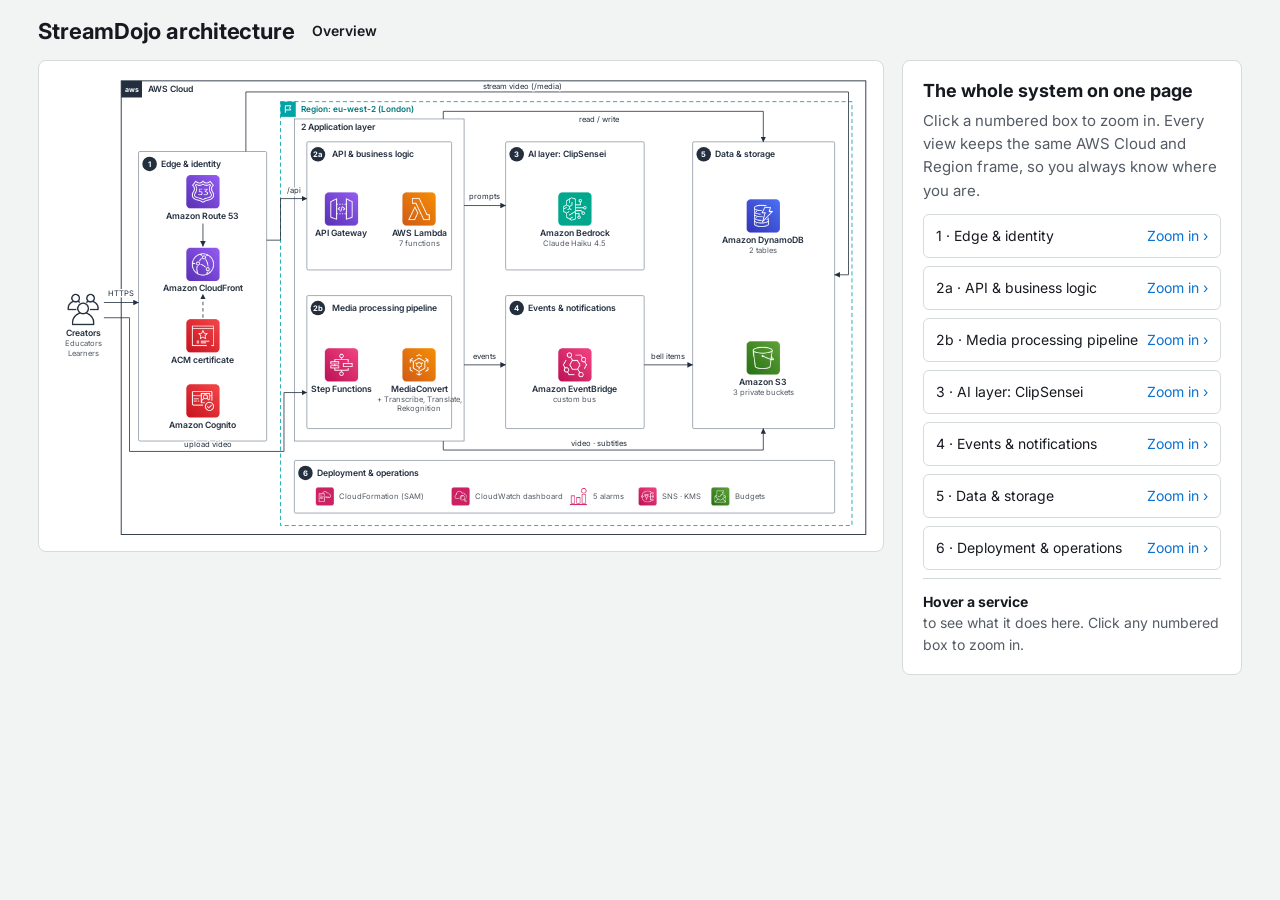
<file: docs/architecture/streamdojo-architecture.html>
<!DOCTYPE html>
<html lang="en">
<head>
<meta charset="utf-8">
<meta name="viewport" content="width=device-width, initial-scale=1">
<title>StreamDojo Architecture</title>
<link rel="preconnect" href="https://fonts.googleapis.com">
<link href="https://fonts.googleapis.com/css2?family=Inter:wght@400;500;600;700&display=swap" rel="stylesheet">
<style>
/* VOICE: an AWS reference-architecture sheet - calm, exact, no decoration.
   IDEA: the diagram you'd find in an AWS whitepaper, but you can zoom into each numbered box.
   PICTURE: one white drawing board with the AWS Cloud and Region frames, official icons, thin dark lines, black step numbers.
   COLOUR and TYPE: white board, AWS squid-ink #232F3E lines, the official icon colours only; Inter at 4 sizes.
   LAYOUT: board left (most of the width), step list right; stacks below 980px. */
:root{color-scheme:light dark;--bg:light-dark(#f2f3f3,#0f141a);--ink:light-dark(#16191f,#e9ebed);--muted:light-dark(#545b64,#a7b0ba);
  --line:light-dark(#d5dbdb,#2c3440);--panel:light-dark(#fff,#161d26);--link:light-dark(#0972d3,#5ea6ff)}
:root[data-theme=light]{color-scheme:light}:root[data-theme=dark]{color-scheme:dark}
*{box-sizing:border-box;min-width:0}
body{margin:0;background:var(--bg);color:var(--ink);font:15px/1.55 Inter,system-ui,-apple-system,"Segoe UI",sans-serif;overflow-x:clip}
header{display:flex;flex-wrap:wrap;align-items:center;gap:8px 18px;padding:18px max(3vw,16px) 6px;max-width:1560px;margin:0 auto}
h1{font-size:22px;line-height:1.2;margin:0;font-weight:700;letter-spacing:-.01em}
.crumbs{display:flex;flex-wrap:wrap;align-items:center;gap:6px;font-size:14px;color:var(--muted)}
.crumbs button{all:unset;cursor:pointer;color:var(--link);padding:6px 2px;border-radius:4px}
.crumbs button:focus-visible,.go:focus-visible,.card:focus-visible{outline:2px solid #ff9900;outline-offset:2px}
.crumbs b{color:var(--ink);font-weight:600}
main{display:grid;grid-template-columns:minmax(0,1fr) 340px;gap:18px;padding:10px max(3vw,16px) 28px;max-width:1560px;margin:0 auto}
.board{align-self:start;background:#fff;border:1px solid var(--line);border-radius:8px;padding:6px;overflow:hidden}
.board svg{display:block;width:100%;height:auto}
#stage{transform-box:view-box}
aside{background:var(--panel);border:1px solid var(--line);border-radius:8px;padding:18px 20px;align-self:start}
aside h2{font-size:18px;line-height:1.3;margin:0 0 6px}
aside p{margin:0 0 12px;color:var(--muted)}
ol.steps{list-style:none;padding:0;margin:0 0 14px;display:grid;gap:10px}
ol.steps li{display:grid;grid-template-columns:24px minmax(0,1fr);gap:10px;align-items:start;font-size:14px;cursor:default}
.num{width:22px;height:22px;border-radius:50%;background:#232f3e;color:#fff;font-size:12px;font-weight:700;display:grid;place-items:center;margin-top:1px}
:root[data-theme=dark] .num{background:#e9ebed;color:#16191f}
@media (prefers-color-scheme:dark){:root:not([data-theme=light]) .num{background:#e9ebed;color:#16191f}}
.hover{border-top:1px solid var(--line);padding-top:12px;font-size:14px;min-height:76px}
.hover strong{display:block;font-size:14px}
.go{all:unset;cursor:pointer;display:flex;justify-content:space-between;gap:8px;width:100%;padding:10px 12px;margin:0 0 8px;border:1px solid var(--line);border-radius:6px;font-size:14px;box-sizing:border-box;min-height:44px;align-items:center}
.go:hover{border-color:#ff9900}
.go span:last-child{color:var(--link)}
/* drawing */
.t{font-family:Inter,system-ui,sans-serif;fill:#232f3e}
.t1{font-size:12.5px;font-weight:600}.t2{font-size:11px;fill:#545b64}
.el{font-size:11px;fill:#232f3e;paint-order:stroke;stroke:#fff;stroke-width:4px;stroke-linejoin:round}
.edge{fill:none;stroke:#232f3e;stroke-width:1.15}
.edge.dash{stroke-dasharray:5 4}
.badge circle{fill:#232f3e}.badge text{fill:#fff;font-size:11px;font-weight:700}
.badge.on circle{fill:#ff9900}
.card rect.box{fill:#fff;stroke:#7d8998;stroke-width:1}
.card{cursor:pointer}
.card:hover rect.box,.card.on rect.box{stroke:#ff9900;stroke-width:2}
.card .zoom{font-size:11px;fill:#0972d3;font-weight:600;opacity:.0;transition:opacity .15s}
.card:hover .zoom,.card:focus .zoom{opacity:1}
.node{cursor:default}.node.link{cursor:pointer}
.node:hover image{filter:drop-shadow(0 0 0 #ff9900) drop-shadow(0 0 3px rgba(255,153,0,.9))}
/* clickable hint: a small zoom badge in the corner of any service that opens its own view */
.hint{pointer-events:none}
.hint-a circle{fill:#fff;stroke:#232f3e;stroke-width:1.1}.hint-a path{stroke:#232f3e;stroke-width:1.3;fill:none;stroke-linecap:round}
.node.link:hover .hint-a circle{stroke:#ff9900;fill:#fff4e5}
.cell{fill:#232f3e}.rowline{stroke:#e9ebed}
@media(max-width:980px){main{grid-template-columns:minmax(0,1fr)}}
@media(max-width:600px){h1{font-size:19px}.t2{display:none}}
</style>
</head>
<body>
<header>
  <h1>StreamDojo architecture</h1>
  <nav class="crumbs" id="crumbs" aria-label="Breadcrumb"></nav>
</header>
<main>
  <div class="board"><svg id="svg" viewBox="0 0 1200 690" role="img" aria-labelledby="vt"><title id="vt">StreamDojo architecture</title>
    <defs><marker id="ah" viewBox="0 0 10 10" refX="9.5" refY="5" markerWidth="7" markerHeight="7" orient="auto-start-reverse"><path d="M0,0 L10,5 L0,10 z" fill="#232f3e"/></marker></defs>
    <g id="stage"></g></svg></div>
  <aside id="panel" aria-live="polite"></aside>
</main>
<script>
{
const IC = {"cloudfront": "[data-uri]", "apigw": "[data-uri]", "lambda": "[data-uri]", "cognito": "[data-uri]", "s3": "[data-uri]", "ddb": "[data-uri]", "eventbridge": "[data-uri]", "sfn": "[data-uri]", "sqs": "[data-uri]", "mediaconvert": "[data-uri]", "transcribe": "[data-uri]", "translate": "[data-uri]", "bedrock": "[data-uri]", "cloudwatch": "[data-uri]", "alarm": "[data-uri]", "sns": "[data-uri]", "budgets": "[data-uri]", "kms": "[data-uri]", "cfn": "[data-uri]", "iamrole": "[data-uri]", "github": "[data-uri]", "users": "[data-uri]", "user": "[data-uri]", "email": "[data-uri]", "route53": "[data-uri]", "acm": "[data-uri]", "rekognition": "[data-uri]"};
const CLOUD = {x:110,y:20,w:1075,h:655};

// ---------- the model: one entry per view ----------
const V = {
overview:{name:"Overview", title:"The whole system on one page",
  lead:"Click a numbered box to zoom in. Every view keeps the same AWS Cloud and Region frame, so you always know where you are.",
  region:{x:340,y:50,w:825,h:612},
  groups:[{x:360,y:75,w:245,h:465,label:"2  Application layer",plain:true}],
  cards:[
    {x:135,y:122,w:185,h:418,n:"1",label:"Edge & identity",go:"front-door"},
    {x:378,y:108,w:209,h:185,n:"2a",label:"API & business logic",go:"api"},
    {x:378,y:330,w:209,h:192,n:"2b",label:"Media processing pipeline",go:"pipeline"},
    {x:665,y:108,w:200,h:185,n:"3",label:"AI layer: ClipSensei",go:"clipsensei"},
    {x:665,y:330,w:200,h:192,n:"4",label:"Events & notifications",go:"notifications"},
    {x:935,y:108,w:205,h:414,n:"5",label:"Data & storage",go:"data"},
    {x:360,y:568,w:780,h:76,n:"6",label:"Deployment & operations",go:"operate"}],
  nodes:[
    {i:"users",x:55,y:350,l:["Creators","Educators","Learners"],d:"Three roles share one website. Your Cognito group decides which buttons you see."},
    {i:"route53",x:228,y:180,l:["Amazon Route 53"],d:"DNS: streamdojo.cloudclub.io points (alias record) at CloudFront."},
    {i:"cloudfront",x:228,y:285,l:["Amazon CloudFront"],d:"The single HTTPS front door for the website, the API and the video streams."},
    {i:"acm",x:228,y:388,l:["ACM certificate"],d:"The TLS certificate for streamdojo.cloudclub.io (issued in us-east-1, as CloudFront requires)."},
    {i:"cognito",x:228,y:482,l:["Amazon Cognito"],d:"Sign-in with PKCE. The token carries your role (creator, educator, learner)."},
    {i:"apigw",x:428,y:205,l:["API Gateway"],d:"REST API. Checks every token before any code runs."},
    {i:"lambda",x:540,y:205,l:["AWS Lambda","7 functions"],d:"Seven small Python functions, each with its own least-privilege role."},
    {i:"sfn",x:428,y:430,l:["Step Functions"],d:"The process-video workflow: retries, progress tracking, error handling."},
    {i:"mediaconvert",x:540,y:430,l:["MediaConvert","+ Transcribe, Translate,","Rekognition"],d:"Turns one upload into adaptive video plus subtitles in 5 languages, and safety-checks it with Rekognition."},
    {i:"bedrock",x:765,y:205,l:["Amazon Bedrock","Claude Haiku 4.5"],d:"ClipSensei: drafts the questions, marks the answers, writes educator insights."},
    {i:"eventbridge",x:765,y:430,l:["Amazon EventBridge","custom bus"],d:"Business events (draft ready, published, quiz completed) that light up the bell."},
    {i:"ddb",x:1037,y:215,l:["Amazon DynamoDB","2 tables"],d:"App table plus a separate, IAM-isolated answer-keys table."},
    {i:"s3",x:1037,y:420,l:["Amazon S3","3 private buckets"],d:"Website, raw uploads and processed media. Nothing public."},
    {i:"cfn",x:404,y:620,s:26,r:["CloudFormation (SAM)"],d:"The whole stack is code, deployed by GitHub Actions through OIDC."},
    {i:"cloudwatch",x:600,y:620,s:26,r:["CloudWatch dashboard"],d:"13 panels across the pipeline, API, Lambda and Bedrock."},
    {i:"alarm",x:770,y:620,s:26,r:["5 alarms"],d:"Pipeline failures, dead-letter queues, API 5xx, Lambda errors, Bedrock throttling."},
    {i:"sns",x:870,y:620,s:26,r:["SNS · KMS"],d:"Alarm emails through an encrypted topic."},
    {i:"budgets",x:975,y:620,s:26,r:["Budgets"],d:"$25 a month, alerts at 80% and on forecast."}],
  edges:[
    {p:[[85,340],[135,340]],t:"HTTPS",lx:110,ly:331},
    {p:[[228,226],[228,259]]},
    {p:[[228,362],[228,328]],dash:true},
    {p:[[85,362],[122,362],[122,555],[345,555],[345,470],[378,470]],t:"upload video",lx:235,ly:548},
    {p:[[320,250],[340,250],[340,190],[378,190]],t:"/api",lx:359,ly:182},
    {p:[[290,122],[290,36],[1160,36],[1160,300],[1140,300]],t:"stream video (/media)",lx:690,ly:32},
    {p:[[575,75],[575,64],[1037,64],[1037,108]],t:"read / write",lx:800,ly:80},
    {p:[[605,200],[665,200]],t:"prompts",lx:635,ly:191},
    {p:[[605,430],[665,430]],t:"events",lx:635,ly:421},
    {p:[[865,430],[935,430]],t:"bell items",lx:900,ly:421},
    {p:[[575,540],[575,553],[1037,553],[1037,522]],t:"video · subtitles",lx:800,ly:547}],
  steps:[]},

"front-door":{name:"1  Edge & identity", title:"1 · Edge & identity: DNS, HTTPS and sign-in",
  lead:"How a browser finds StreamDojo, gets a trusted HTTPS connection, and how the API knows who you are.",
  region:{x:360,y:50,w:805,h:612},
  regions:[{x:140,y:455,w:180,h:190,label:"Region: us-east-1"}],
  groups:[{x:140,y:92,w:180,h:318,label:"Global services"}],
  nodes:[
    {i:"users",x:55,y:320,l:["Browser"],d:"Creators, educators and learners all use the same website."},
    {i:"route53",x:230,y:160,l:["Amazon Route 53","streamdojo.cloudclub.io"],d:"Hosted zone for the subdomain, delegated from the cloudclub.io account with NS records. An alias record points at CloudFront."},
    {i:"cloudfront",x:230,y:320,l:["Amazon CloudFront","HTTPS · OAC"],d:"Routes three paths. Origin Access Control means only CloudFront can read the buckets."},
    {i:"acm",x:230,y:548,l:["ACM certificate","streamdojo.cloudclub.io"],d:"Public TLS certificate, validated by a DNS record in Route 53. CloudFront only accepts certificates issued in us-east-1."},
    {i:"s3",x:560,y:140,l:["S3 website bucket","HTML · CSS · JS"],d:"Private. Served only through CloudFront."},
    {i:"apigw",x:560,y:320,l:["API Gateway","REST · Cognito authorizer"],d:"A CloudFront Function strips /api before forwarding. Caching is off for the API."},
    {i:"s3",x:560,y:480,l:["S3 media bucket","HLS · thumbnails · subtitles"],d:"Private. CloudFront may read only the hls, thumb and subtitle paths."},
    {i:"lambda",x:900,y:320,l:["7 Lambda functions","zoom in: 2a"],go:"api",d:"Click to see what each function does and what it may touch."},
    {i:"cognito",x:760,y:140,l:["Amazon Cognito","hosted sign-in · groups"],d:"User pool with three groups: creators, educators, learners."}],
  edges:[
    {p:[[85,308],[120,308],[120,160],[200,160]],t:"DNS",lx:160,ly:151,s:"1",sx:120,sy:235},
    {p:[[55,294],[55,75],[760,75],[760,114]],t:"sign in (PKCE)",lx:640,ly:67,s:"2",sx:300,sy:75},
    {p:[[85,322],[200,322]],t:"HTTPS",lx:150,ly:313,s:"3",sx:180,sy:322},
    {p:[[230,212],[230,294]],t:"alias",lx:240,ly:258,a:"start"},
    {p:[[230,522],[230,382]],t:"TLS certificate",lx:240,ly:440,a:"start",dash:true},
    {p:[[260,306],[420,306],[420,140],[530,140]],t:"/  (website)",lx:475,ly:131,s:"4",sx:420,sy:222},
    {p:[[260,320],[530,320]],t:"/api/*",lx:475,ly:311,s:"5",sx:330,sy:320},
    {p:[[590,306],[760,306],[760,206]],t:"verify token",lx:770,ly:262,a:"start",dash:true,s:"6",sx:760,sy:235},
    {p:[[590,320],[870,320]],t:"invoke",lx:690,ly:337,s:"7",sx:820,sy:320},
    {p:[[260,334],[420,334],[420,480],[530,480]],t:"/media/*  (OAC)",lx:475,ly:471,s:"8",sx:420,sy:410}],
  steps:["Route 53 answers the DNS lookup for streamdojo.cloudclub.io with an alias to CloudFront. The subdomain is delegated from the cloudclub.io account.",
    "Sign in on Cognito's hosted page with PKCE: no secret in the browser. The token carries your group.",
    "The browser connects to CloudFront over HTTPS using the ACM certificate (issued in us-east-1, as CloudFront requires).",
    "\"/\" serves the website from a private S3 bucket through Origin Access Control.",
    "\"/api/*\" goes to API Gateway. A CloudFront Function strips the prefix; nothing is cached.",
    "API Gateway's Cognito authorizer checks the token's signature before any code runs.",
    "Only then is the right Lambda function invoked.",
    "\"/media/*\" streams HLS video and subtitles from the private media bucket."]},

api:{name:"2a  API & business logic", title:"2a · API & business logic: seven small functions",
  lead:"One API, seven Python 3.12 functions on Graviton (arm64). Each row shows exactly what that function's IAM role allows.",
  region:{x:300,y:50,w:865,h:612},
  nodes:[
    {i:"users",x:55,y:330,l:["Browser"],d:"Every call carries the Cognito token."},
    {i:"cloudfront",x:205,y:330,l:["CloudFront"],d:"Forwards /api/* with the prefix stripped."},
    {i:"apigw",x:400,y:330,l:["API Gateway"],d:"REST API with a Cognito authorizer on every route."},
    {i:"cognito",x:400,y:575,l:["Cognito authorizer"],d:"Verifies the token; the function then checks the group (e.g. only educators may publish)."}],
  edges:[
    {p:[[85,330],[175,330]],t:"HTTPS",lx:130,ly:321},
    {p:[[235,330],[370,330]],t:"/api/*",lx:320,ly:321,s:"1",sx:268,sy:330},
    {p:[[400,385],[400,549]],t:"check token",lx:410,ly:470,a:"start",dash:true,s:"2",sx:400,sy:430}],
  matrix:{x:540,rows:[
    ["videos","presigned upload · my uploads",["ddb","s3"]],
    ["catalogue","courses in lesson order",["ddb"]],
    ["learn","practice · reviews due",["ddb"]],
    ["marking","ClipSensei marks answers",["ddb","keys","bedrock","bus"]],
    ["educator","watch · edit · publish / reject",["ddb","keys","bus"]],
    ["insights","what's sticking, per key idea",["ddb","keys","bedrock"]],
    ["notifications","the bell · mark as read",["ddb"]]],
   cols:[["ddb","ddb","App table",null],["keys","ddb","Answer keys",null],["bedrock","bedrock","Bedrock","clipsensei"],["bus","eventbridge","Event bus","notifications"],["s3","s3","Uploads S3","pipeline"]]},
  steps:["CloudFront forwards /api/* to API Gateway.",
    "The Cognito authorizer verifies the token; roles come from its groups.",
    "API Gateway invokes one of seven small functions.",
    "Each function has its own IAM role with only the access ticked in its row. The answer keys are readable by three functions only."]},

pipeline:{name:"2b  Media processing pipeline", title:"2b · Media processing pipeline: one upload, a finished lesson",
  lead:"Event-driven: the upload itself starts everything. Step Functions runs each stage in order and retries on failure; a Rekognition safety check runs alongside.",
  region:{x:140,y:50,w:1025,h:612},
  groups:[{x:440,y:110,w:600,h:330,label:"Step Functions · process-video",sfn:true,note:"Every stage updates the lesson's status in DynamoDB. The safety result is collected before ClipSensei drafts."}],
  nodes:[
    {i:"user",x:55,y:200,l:["Creator"],d:"Uploads from the Creator page."},
    {i:"s3",x:225,y:200,l:["S3 uploads","raw video"],d:"Private bucket. CORS allows only the site's origin."},
    {i:"eventbridge",x:360,y:200,l:["EventBridge","default bus"],d:"S3 sends Object Created; a rule starts the workflow."},
    {i:"sqs",x:360,y:400,l:["SQS","dead-letter queue"],d:"If starting the workflow fails, the event waits here instead of being lost. An alarm watches it."},
    {i:"mediaconvert",x:520,y:200,l:["MediaConvert","HLS 360/720/1080p"],d:"Adaptive streaming so the player picks quality by bandwidth, plus a thumbnail."},
    {i:"transcribe",x:660,y:200,l:["Transcribe","English"],d:"Timed transcript and English subtitles."},
    {i:"translate",x:800,y:200,l:["Translate ×4","FR · ES · IT · EL"],d:"A Map state translates the subtitles into four languages in parallel."},
    {i:"rekognition",x:660,y:345,l:["Rekognition","safety check · in parallel"],d:"Content moderation on the original upload. Started first, collected before ClipSensei drafts: CLEAN, FLAGGED (with the moments) or UNCHECKED. It flags; an educator decides."},
    {i:"lambda",x:950,y:200,l:["generate objectives","Lambda"],d:"Sends the transcript to ClipSensei. The number of objectives scales with the video's length."},
    {i:"ddb",x:1110,y:200,l:["DynamoDB","drafts + keys"],d:"Draft objectives in the App table; answer keys in their own table."},
    {i:"eventbridge",x:1110,y:400,l:["EventBridge","custom bus"],go:"notifications",d:"LessonDraftReady: the educators' bell lights up. Click to zoom in."},
    {i:"s3",x:600,y:575,l:["S3 media bucket","HLS · subtitles ×5"],d:"What CloudFront streams to learners."},
    {i:"bedrock",x:950,y:575,l:["Amazon Bedrock","ClipSensei"],go:"clipsensei",d:"Drafts objectives, questions and answer keys. Click to zoom in."}],
  edges:[
    {p:[[85,200],[195,200]],t:"presigned POST",lx:140,ly:183,s:"1",sx:166,sy:200},
    {p:[[255,200],[330,200]],t:"Object Created",lx:292,ly:183,s:"2",sx:292,sy:200},
    {p:[[390,200],[490,200]],t:"start",lx:440,ly:183},
    {p:[[445,200],[445,345],[630,345]],t:"safety check",lx:580,ly:336,s:"3",sx:445,sy:290},
    {p:[[360,262],[360,374]],t:"if start fails",lx:370,ly:322,a:"start",dash:true},
    {p:[[550,200],[630,200]]},{p:[[690,200],[770,200]],t:"transcript",lx:730,ly:183},
    {p:[[830,200],[920,200]]},
    {p:[[980,200],[1080,200]],t:"drafts + keys",lx:1030,ly:183,s:"8",sx:1050,sy:200},
    {p:[[980,214],[1030,214],[1030,400],[1080,400]],t:"DraftReady",lx:1046,ly:330,a:"start"},
    {p:[[950,262],[950,549]],t:"draft questions",lx:960,ly:510,a:"start",s:"7",sx:950,sy:470},
    {p:[[520,262],[520,575],[570,575]],t:"HLS + thumbnail",lx:530,ly:530,a:"start",s:"4",sx:520,sy:470},
    {p:[[800,262],[800,505],[600,505],[600,549]],t:"subtitles ×5",lx:700,ly:497}],
  badges:[["5",630,166],["6",770,166]],
  steps:["The creator's browser uploads straight to S3 with a presigned POST (up to 2 GB). No server in the path.",
    "S3 emits Object Created to EventBridge; a rule starts the workflow. Failed starts go to a dead-letter queue.",
    "In parallel, Rekognition safety-checks the original upload. The result (clean, flagged moments, or not checked) is collected before ClipSensei drafts; a flagged lesson can't be published until an educator confirms.",
    "MediaConvert transcodes to adaptive HLS (360p, 720p, 1080p) plus a thumbnail.",
    "Transcribe writes a timed English transcript and subtitles.",
    "Translate produces French, Spanish, Italian and Greek in parallel.",
    "generate objectives asks ClipSensei to draft objectives, questions and answer keys.",
    "Drafts are saved (keys in their own table) and LessonDraftReady goes on the bus for the bell."]},

clipsensei:{name:"3  AI layer: ClipSensei", title:"3 · AI layer: ClipSensei on Amazon Bedrock",
  lead:"Claude Haiku 4.5 through an EU inference profile. Tool calling returns structured JSON the code validates. The AI drafts; an educator decides.",
  region:{x:140,y:50,w:1025,h:612},
  nodes:[
    {i:"lambda",x:560,y:150,l:["generate objectives","from the transcript"],go:"pipeline",d:"Runs at the end of the upload pipeline."},
    {i:"lambda",x:560,y:330,l:["marking","learner answers"],go:"api",d:"Called when a learner submits an answer."},
    {i:"lambda",x:560,y:510,l:["insights","for educators"],go:"api",d:"Called from the educator dashboard."},
    {i:"bedrock",x:930,y:330,l:["Amazon Bedrock","Claude Haiku 4.5 · EU"],d:"Invoked through an EU inference profile so data stays in Europe."},
    {i:"ddb",x:230,y:250,l:["Answer keys table","IAM-isolated"],d:"Key ideas and model answers. Never sent to a learner's browser."},
    {i:"ddb",x:230,y:460,l:["App table","attempts · schedules"],d:"Results, the next spaced-repetition review, per-idea stats."}],
  edges:[
    {p:[[590,150],[930,150],[930,304]],t:"draft from transcript",lx:760,ly:141,s:"1",sx:840,sy:150},
    {p:[[530,150],[230,150],[230,224]],t:"save keys as DRAFT",lx:380,ly:141,s:"2",sx:300,sy:150},
    {p:[[530,322],[400,322],[400,256],[260,256]],t:"read key ideas",lx:330,ly:247,s:"3",sx:400,sy:290},
    {p:[[590,330],[900,330]],t:"mark each key idea",lx:745,ly:321,s:"4",sx:820,sy:330},
    {p:[[530,340],[420,340],[420,460],[260,460]],t:"result + next review",lx:335,ly:451,s:"5",sx:420,sy:400},
    {p:[[590,510],[1010,510],[1010,330],[960,330]],t:"summarise what's sticking",lx:760,ly:501,s:"6",sx:840,sy:510}],
  notes:[{x:930,y:590,t:"Human in the loop: an educator watches the video and approves or rejects every draft before a learner sees it."}],
  steps:["generate objectives sends the transcript: objectives, three ways to ask, key ideas, a model answer and a hint.",
    "The answer keys are saved as DRAFT. An educator reviews, watching the video, then publishes or rejects.",
    "A learner answers. marking reads the key ideas from the isolated table.",
    "ClipSensei marks each key idea, quoting the learner's own words as evidence.",
    "The result and the next spaced-repetition review are saved.",
    "insights asks ClipSensei for a short note on what's sticking and who needs help."]},

notifications:{name:"4  Events & notifications", title:"4 · Events & notifications: business events and the bell",
  lead:"Decoupled on purpose: the main action never waits for, or fails because of, a notification. Email or Slack later = one more rule.",
  region:{x:140,y:50,w:1025,h:612},
  nodes:[
    {i:"users",x:55,y:105,l:["Creator","Educator"],d:"Sees the bell in the header."},
    {i:"lambda",x:300,y:190,l:["generate objectives"],go:"pipeline",d:"Announces LessonDraftReady."},
    {i:"lambda",x:300,y:350,l:["educator","publish · reject"],go:"api",d:"Announces LessonPublished or LessonRejected (with the reason)."},
    {i:"lambda",x:300,y:510,l:["marking","quiz completed"],go:"api",d:"Announces LessonCompleted the first time a learner finishes."},
    {i:"eventbridge",x:560,y:350,l:["EventBridge","custom bus"],d:"streamdojo-dev-events, source \"streamdojo\"."},
    {i:"lambda",x:800,y:350,l:["notify","who gets told?"],d:"Maps each event to recipients and a message."},
    {i:"ddb",x:1060,y:350,l:["App table","NOTIF items · 30-day TTL"],d:"One item per person; the write is idempotent; old items expire on their own."},
    {i:"cognito",x:800,y:578,l:["Cognito","educators group"],d:"notify lists the members of the educators group."},
    {i:"sqs",x:560,y:578,l:["SQS","dead-letter queue"],d:"Events the rule could not deliver after retries."},
    {i:"lambda",x:1060,y:150,l:["notifications","GET · mark read"],go:"api",d:"Returns the latest 20 and the unread count."}],
  edges:[
    {p:[[85,105],[1000,105],[1000,150],[1030,150]],t:"bell: GET /notifications (via CloudFront and the API)",lx:560,ly:96,s:"5",sx:800,sy:105},
    {p:[[1060,205],[1060,324]],t:"read · mark read",lx:1070,ly:270,a:"start"},
    {p:[[330,190],[450,190],[450,340],[530,340]],t:"LessonDraftReady",lx:392,ly:181},
    {p:[[330,350],[530,350]],t:"Published · Rejected",lx:390,ly:341,s:"1",sx:492,sy:350},
    {p:[[330,510],[450,510],[450,360],[530,360]],t:"LessonCompleted",lx:392,ly:501},
    {p:[[590,350],[770,350]],t:"rule",lx:680,ly:341,s:"2",sx:680,sy:350},
    {p:[[800,405],[800,552]],t:"who is in \"educators\"?",lx:810,ly:470,a:"start",dash:true,s:"3",sx:800,sy:430},
    {p:[[830,350],[1030,350]],t:"one item per person",lx:930,ly:341,s:"4",sx:990,sy:350},
    {p:[[560,405],[560,552]],t:"delivery failed",lx:570,ly:470,a:"start",dash:true}],
  steps:["A function finishes its real work, then announces what happened on the custom bus. Best-effort: it never waits.",
    "An EventBridge rule invokes notify. Failed deliveries go to a dead-letter queue.",
    "notify works out who to tell: the lesson's creator, or every member of the educators group.",
    "It writes one notification per person. Idempotent, so a retry never shows twice; items expire after 30 days.",
    "The bell asks GET /notifications for the latest 20 and the unread count."]},

data:{name:"5  Data & storage", title:"5 · Data & storage: where the data lives",
  lead:"Two DynamoDB tables and three S3 buckets. Nothing is public; every bucket blocks public access and is encrypted at rest.",
  region:{x:140,y:50,w:1025,h:612},
  nodes:[
    {i:"ddb",x:300,y:170,l:["App table (DynamoDB)","single table: lessons, objectives,","attempts, schedules, notifications","GSIs: drafts · catalogue · reviews due","on-demand · point-in-time recovery"],d:"One table, access patterns served by three global secondary indexes."},
    {i:"ddb",x:300,y:440,l:["Answer keys (DynamoDB)","a separate table on purpose:","only marking, educator and insights","may read it (IAM)"],d:"Even a bug in the learner API cannot leak the answers."},
    {i:"s3",x:660,y:170,l:["Uploads bucket","raw videos via presigned POST","its events start the pipeline"],go:"pipeline",d:"Raw uploads. Click to see the pipeline."},
    {i:"s3",x:660,y:440,l:["Media bucket","HLS · thumbnails · subtitles ×5","read only by CloudFront (OAC)"],go:"front-door",d:"Processed media. Click to see how CloudFront serves it."},
    {i:"s3",x:1000,y:170,l:["Website bucket","HTML · CSS · JS","read only by CloudFront (OAC)"],go:"front-door",d:"The static site."}],
  notes:[{x:975,y:430,t:"Notifications expire automatically after 30 days (DynamoDB TTL), so the table never grows without limit."}],
  steps:["App table: one DynamoDB table for lessons, objectives, attempts, review schedules and notifications.",
    "Answer keys: a separate table only three functions can read.",
    "Uploads bucket: raw videos; their arrival starts the pipeline.",
    "Media bucket: the streams and subtitles CloudFront serves.",
    "Website bucket: the static site, also served only through CloudFront."]},

operate:{name:"6  Deployment & operations", title:"6 · Deployment & operations: CI/CD, monitoring, encryption, cost",
  lead:"Everything is code. Every push is tested and deployed with no stored AWS keys, and anything going wrong emails you.",
  cloud:{x:190,y:20,w:860,h:655}, region:{x:420,y:50,w:600,h:612},
  groups:[{x:640,y:140,w:330,h:130,label:"StreamDojo stack (views 1–5)",icons:["lambda","ddb","s3","bedrock","eventbridge"]}],
  nodes:[
    {i:"github",x:90,y:200,l:["GitHub Actions","pytest · cfn-lint"],d:"Runs on every push to main."},
    {i:"iamrole",x:300,y:200,l:["IAM role (OIDC)","short-lived, no keys"],d:"GitHub proves who it is with OIDC; no AWS keys are stored in GitHub."},
    {i:"budgets",x:300,y:470,l:["AWS Budgets","$25 / month"],d:"Emails at 80% of the budget or when the forecast goes over."},
    {i:"cfn",x:530,y:200,l:["CloudFormation","AWS SAM"],d:"Applies the change; on any failure the whole stack rolls back."},
    {i:"cloudwatch",x:530,y:470,l:["CloudWatch","dashboard"],d:"13 panels: pipeline, API, Lambda, Bedrock, DynamoDB."},
    {i:"alarm",x:710,y:470,l:["5 alarms"],d:"Pipeline failures, dead-letter queues, API 5xx, Lambda errors, Bedrock throttling."},
    {i:"sns",x:880,y:470,l:["SNS topic","KMS-encrypted"],d:"Alarm notifications."},
    {i:"kms",x:880,y:585,l:["KMS key"],d:"A customer-managed key, because alarms can't publish to a topic encrypted with the default key."},
    {i:"email",x:1120,y:470,l:["Your inbox"],d:"Alarm and budget emails."}],
  edges:[
    {p:[[120,200],[270,200]],t:"assume role",lx:232,ly:191,s:"1",sx:150,sy:200},
    {p:[[330,200],[500,200]],t:"deploy",lx:415,ly:191},
    {p:[[560,200],[640,200]],t:"update",lx:600,ly:191,s:"2",sx:600,sy:200},
    {p:[[700,270],[700,380],[530,380],[530,444]],t:"metrics",lx:615,ly:371,s:"3",sx:700,sy:330},
    {p:[[560,470],[680,470]],t:"",s:"4",sx:620,sy:470},
    {p:[[740,470],[850,470]]},
    {p:[[910,470],[1090,470]],t:"email",lx:1000,ly:461,s:"5",sx:960,sy:470},
    {p:[[880,522],[880,559]],dash:true},
    {p:[[300,525],[300,640],[1120,640],[1120,505]],t:"at 80% or forecast over",lx:700,ly:632,s:"6",sx:500,sy:640}],
  steps:["A push to main runs pytest and cfn-lint, then GitHub Actions assumes a deploy role through OIDC.",
    "AWS SAM and CloudFormation apply the change; if any resource fails, the whole stack rolls back.",
    "Every service's metrics feed one CloudWatch dashboard.",
    "Five alarms watch failures, the dead-letter queues, API 5xx, Lambda errors and Bedrock throttling.",
    "Alarms publish to a KMS-encrypted SNS topic that emails you.",
    "AWS Budgets emails at 80% of $25 a month, or when the forecast goes over."]}
};
const ORDER = ["overview","front-door","api","pipeline","clipsensei","notifications","data","operate"];

// ---------- drawing helpers ----------
const esc = (s) => String(s).replace(/&/g,"&amp;").replace(/</g,"&lt;").replace(/>/g,"&gt;").replace(/"/g,"&quot;");
const T = (x,y,s,cls="t t2",a="middle") => `<text class="${cls}" x="${x}" y="${y}" text-anchor="${a}">${esc(s)}</text>`;
const badge = (n,x,y) => `<g class="badge" data-n="${n}" transform="translate(${x},${y})"><circle r="10.5"/><text class="t" y="4" text-anchor="middle">${n}</text></g>`;

function frame(v){
  const c = v.cloud || CLOUD, r = v.region;
  let s = `<rect x="${c.x}" y="${c.y}" width="${c.w}" height="${c.h}" fill="none" stroke="#232f3e" stroke-width="1.3"/>
    <rect x="${c.x}" y="${c.y}" width="30" height="24" fill="#232f3e"/><text class="t" x="${c.x+15}" y="${c.y+16}" text-anchor="middle" style="fill:#fff;font-size:10px;font-weight:700">aws</text>
    ${T(c.x+38,c.y+16,"AWS Cloud","t t1","start")}`;
  [r && {...r, label:"Region: eu-west-2 (London)"}, ...(v.regions||[])].filter(Boolean).forEach(r => {
    s += `<rect x="${r.x}" y="${r.y}" width="${r.w}" height="${r.h}" fill="none" stroke="#00a4a6" stroke-width="1.2" stroke-dasharray="6 4"/>
    <rect x="${r.x}" y="${r.y}" width="22" height="22" fill="#00a4a6"/><path d="M${r.x+7} ${r.y+16} V${r.y+6} h8 l-2 3 l2 3 h-8" fill="none" stroke="#fff" stroke-width="1.4"/>
    <text class="t" x="${r.x+30}" y="${r.y+15}" style="fill:#00777a;font-size:12px;font-weight:600">${r.label}</text>`;
  });
  return s;
}
function group(g){
  const col = g.sfn ? "#e7157b" : "#7d8998";
  let s = `<rect x="${g.x}" y="${g.y}" width="${g.w}" height="${g.h}" fill="${g.sfn?"#fff":"none"}" stroke="${col}" stroke-width="1" ${g.sfn||g.plain?"":'stroke-dasharray="5 4"'}/>`;
  if (g.sfn) s += `<image href="${IC.sfn}" x="${g.x}" y="${g.y}" width="22" height="22"/>`;
  s += T(g.x+(g.sfn?30:10), g.y+16, g.label, "t t1", "start");
  if (g.note) s += T(g.x+g.w/2, g.y+g.h-14, g.note);
  (g.icons||[]).forEach((k,i) => { s += `<image href="${IC[k]}" x="${g.x+28+i*58}" y="${g.y+48}" width="40" height="40"/>`; });
  return s;
}
function card(c){
  return `<g class="card" tabindex="0" role="button" data-go="${c.go}" aria-label="Zoom into ${esc(c.label)}">
    <rect class="box" x="${c.x}" y="${c.y}" width="${c.w}" height="${c.h}" rx="2"/>
    ${badge(c.n, c.x+16, c.y+18)}${T(c.x+32+(c.n.length>1?4:0), c.y+22, c.label, "t t1", "start")}
    <text class="zoom" x="${c.x+c.w-10}" y="${c.y+c.h-10}" text-anchor="end">Zoom in ›</text></g>`;
}
const hint = (x,y,z) => { const h = z/2;
  return `<g class="hint hint-a" transform="translate(${x+h-1},${y-h+1})"><circle r="7.5"/><path d="M-3.2 0 H3.2 M0 -3.2 V3.2"/></g>`; };
function node(n,k){
  const z = n.s || 48, h = z/2;
  let s = `<g class="node${n.go?" link":""}" data-k="${k}" ${n.go?`data-go="${n.go}" tabindex="0" role="button"`:""}>
    <rect x="${n.x-h-4}" y="${n.y-h-4}" width="${z+8}" height="${z+8}" fill="transparent"/>
    <image href="${IC[n.i]}" x="${n.x-h}" y="${n.y-h}" width="${z}" height="${z}"/>${n.go && !n.inherited ? hint(n.x,n.y,z) : ""}`;
  if (n.l) n.l.forEach((line,i) => { s += T(n.x, n.y+h+15+i*14, line, i? "t t2" : "t t1"); });
  if (n.r) s += T(n.x+h+8, n.y+4, n.r[0], "t t2", "start");
  return s + `</g>`;
}
function edge(e){
  const d = e.p.map((p,i) => (i?"L":"M")+p[0]+" "+p[1]).join(" ");
  let s = `<path class="edge${e.dash?" dash":""}" d="${d}" marker-end="url(#ah)"/>`;
  if (e.t) s += `<text class="t el" x="${e.lx}" y="${e.ly}" text-anchor="${e.a||"middle"}">${esc(e.t)}</text>`;
  if (e.s) s += badge(e.s, e.sx, e.sy);
  return s;
}
function matrix(m){
  const cx = [812,890,965,1040,1112];
  let s = "";
  m.cols.forEach((c,i) => {
    s += `<g class="node${c[3]?" link":""}" data-k="col${i}" ${c[3]?`data-go="${c[3]}" tabindex="0" role="button"`:""}><image href="${IC[c[1]]}" x="${cx[i]-17}" y="70" width="34" height="34"/>${c[3] ? hint(cx[i],87,34) : ""}${T(cx[i],120,c[2],"t t2")}</g>`;
  });
  m.rows.forEach((r,j) => {
    const y = 160 + j*70;
    s += `<line class="rowline" x1="${m.x-30}" x2="1150" y1="${y+35}" y2="${y+35}"/>`;
    s += `<path class="edge" d="M430 330 L495 330 L495 ${y} L${m.x-24} ${y}" marker-end="url(#ah)"/>`;
    s += `<g class="node" data-k="row${j}"><image href="${IC.lambda}" x="${m.x-20}" y="${y-20}" width="40" height="40"/>${T(m.x+28,y-3,r[0],"t t1","start")}${T(m.x+28,y+13,r[1],"t t2","start")}</g>`;
    m.cols.forEach((c,i) => { s += r[2].includes(c[0]) ? `<circle class="cell" cx="${cx[i]}" cy="${y}" r="6"/>` : `<circle cx="${cx[i]}" cy="${y}" r="2" fill="#c6ccd2"/>`; });
  });
  return s + badge("3",495,250) + badge("4",772,87);
}
const MATRIX_DESC = {
  row0:"videos: presigned POST for uploads, lists the creator's lessons with progress.",
  row1:"catalogue: published courses in lesson order, with stream and subtitle links.",
  row2:"learn: practice questions and the spaced-repetition reviews due today.",
  row3:"marking: reads the key ideas, asks ClipSensei to mark, saves the result, announces LessonCompleted.",
  row4:"educator: watch the draft, edit objectives, publish or reject with a reason.",
  row5:"insights: per-objective and per-idea stats, plus a short ClipSensei note.",
  row6:"notifications: the bell's latest 20 and unread count; mark as read.",
  col0:"App table: everything except the answers.", col1:"Answer keys: only three functions may read it.",
  col2:"Bedrock / ClipSensei. Click to zoom in.", col3:"The custom event bus. Click to zoom in.", col4:"Uploads bucket (presigned POST only). Click to see the pipeline."};

// ---------- render ----------
const stage = document.getElementById("stage"), panel = document.getElementById("panel"), crumbs = document.getElementById("crumbs");
let current = "overview";

function render(id, fromRect){
  const v = V[id] || V.overview; current = V[id] ? id : "overview";
  let s = frame(v);
  (v.groups||[]).forEach(g => s += group(g));
  (v.cards||[]).forEach(c => s += card(c));
  (v.edges||[]).forEach(e => s += edge(e));
  (v.nodes||[]).forEach((n,k) => {
    // on the overview, a service inside a numbered box zooms into that box too
    const c = (v.cards||[]).find(c => n.x > c.x && n.x < c.x+c.w && n.y > c.y && n.y < c.y+c.h);
    s += node(c && !n.go ? {...n, go:c.go, inherited:true} : n, k);
  });
  if (v.matrix) s += matrix(v.matrix);
  (v.badges||[]).forEach(b => s += badge(...b));
  (v.notes||[]).forEach(n => s += `<foreignObject x="${n.x-170}" y="${n.y-10}" width="340" height="70"><div xmlns="http://www.w3.org/1999/xhtml" style="font:12px/1.45 Inter,sans-serif;color:#232f3e;border-left:3px solid #232f3e;padding:4px 10px;background:#f2f3f3">${esc(n.t)}</div></foreignObject>`);
  stage.innerHTML = s;

  crumbs.innerHTML = current === "overview" ? `<b>Overview</b>`
    : `<button type="button" data-go="overview">← Overview</button><span>›</span><b>${esc(v.name)}</b>`;
  const steps = v.steps.length ? `<ol class="steps">${v.steps.map((t,i) => `<li data-n="${current==="api"?i+1:i+1}"><span class="num">${i+1}</span><span>${esc(t)}</span></li>`).join("")}</ol>` : "";
  const links = current === "overview" ? (v.cards.map(c => `<button class="go" type="button" data-go="${c.go}"><span>${c.n} · ${esc(c.label)}</span><span>Zoom in ›</span></button>`).join("")) : "";
  panel.innerHTML = `<h2>${esc(v.title)}</h2><p>${esc(v.lead)}</p>${steps}${links}
    <div class="hover" id="hover"><strong>Hover a service</strong><span style="color:var(--muted)">to see what it does here. ${current==="overview" ? "Click any numbered box to zoom in." : "Marked services open their own view."}</span></div>`;

  if (fromRect && !matchMedia("(prefers-reduced-motion: reduce)").matches) {
    const cx = fromRect.x + fromRect.w/2, cy = fromRect.y + fromRect.h/2;
    stage.style.transformOrigin = `${cx}px ${cy}px`;
    stage.animate([{transform:"scale(.25)",opacity:0},{transform:"scale(1)",opacity:1}], {duration:420, easing:"cubic-bezier(.2,.7,.2,1)"});
  }
}

function go(id, el){
  let rect = null;
  if (el && el.matches(".card")) { const r = el.querySelector("rect.box"); rect = {x:+r.getAttribute("x"), y:+r.getAttribute("y"), w:+r.getAttribute("width"), h:+r.getAttribute("height")}; }
  if (location.hash.slice(1) !== id) history.pushState(null, "", "#" + id);
  render(id, rect || (id !== "overview" ? {x:500,y:300,w:200,h:100} : null));
  document.querySelector(".board").scrollIntoView({block:"nearest"});
}

document.addEventListener("click", (e) => {
  const t = e.target.closest("[data-go]"); if (t) go(t.dataset.go, t);
});
document.addEventListener("keydown", (e) => {
  const t = e.target.closest && e.target.closest("[data-go]");
  if (t && (e.key === "Enter" || e.key === " ")) { e.preventDefault(); go(t.dataset.go, t); }
  if (e.key === "Escape" && current !== "overview") go("overview");
});
stage.addEventListener("mouseover", (e) => {
  const n = e.target.closest(".node"), c = e.target.closest(".card"), h = document.getElementById("hover");
  if (!h) return;
  if (n) {
    const k = n.dataset.k, v = V[current];
    const item = /^(row|col)/.test(k) ? null : v.nodes[+k];
    const title = item ? (item.l || item.r)[0] : n.querySelector("text").textContent;
    const desc = item ? item.d : MATRIX_DESC[k];
    h.innerHTML = `<strong>${esc(title)}</strong>${esc(desc||"")}${n.dataset.go?` <span style="color:var(--link)">Click to zoom in.</span>`:""}`;
  } else if (c) {
    const card = V.overview.cards.find(x => x.go === c.dataset.go);
    h.innerHTML = `<strong>${esc(card.n+" · "+card.label)}</strong>Click to zoom in.`;
  }
});
panel.addEventListener("mouseover", (e) => {
  const li = e.target.closest("ol.steps li");
  stage.querySelectorAll(".badge.on").forEach(b => b.classList.remove("on"));
  if (li) stage.querySelectorAll(`.badge[data-n="${li.dataset.n}"]`).forEach(b => b.classList.add("on"));
});
window.addEventListener("hashchange", () => render(location.hash.slice(1) || "overview"));
window.addEventListener("popstate", () => render(location.hash.slice(1) || "overview"));
render(location.hash.slice(1) || "overview");
}
</script>
</body>
</html>
</file>
